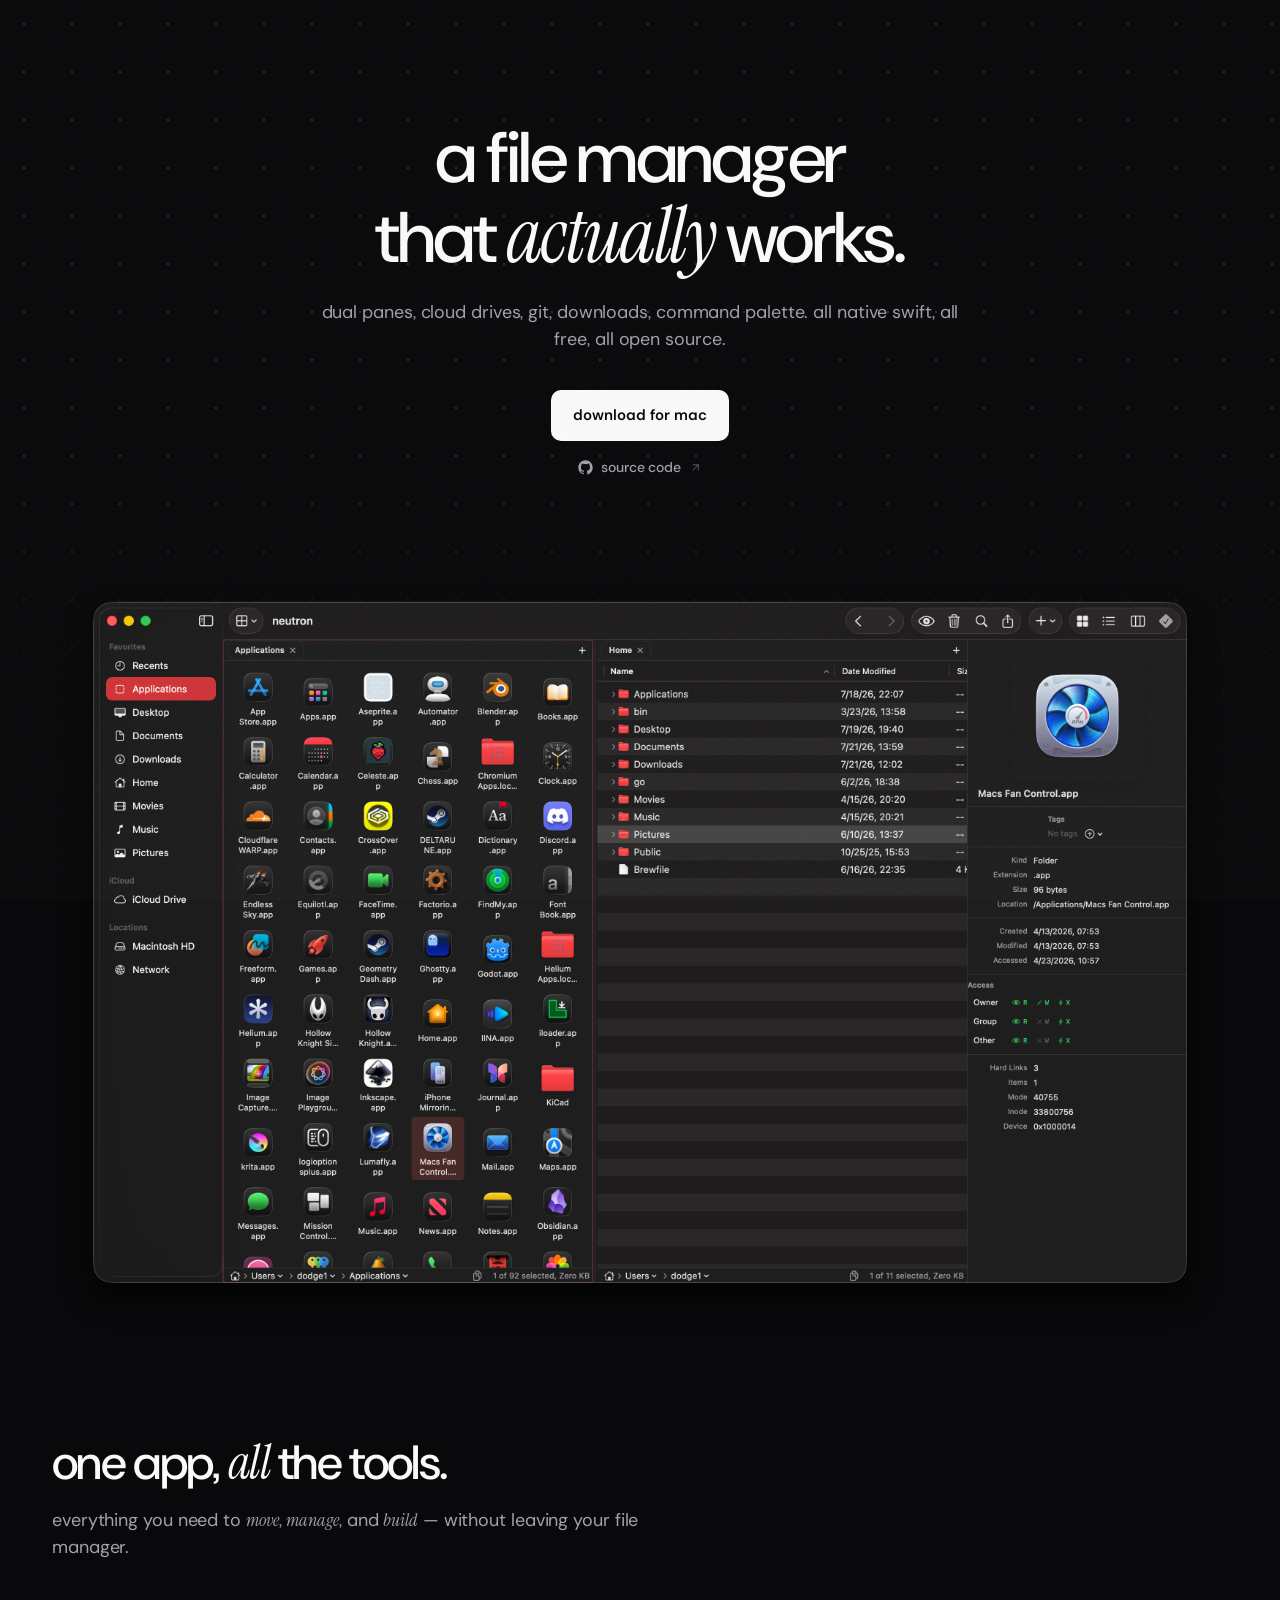
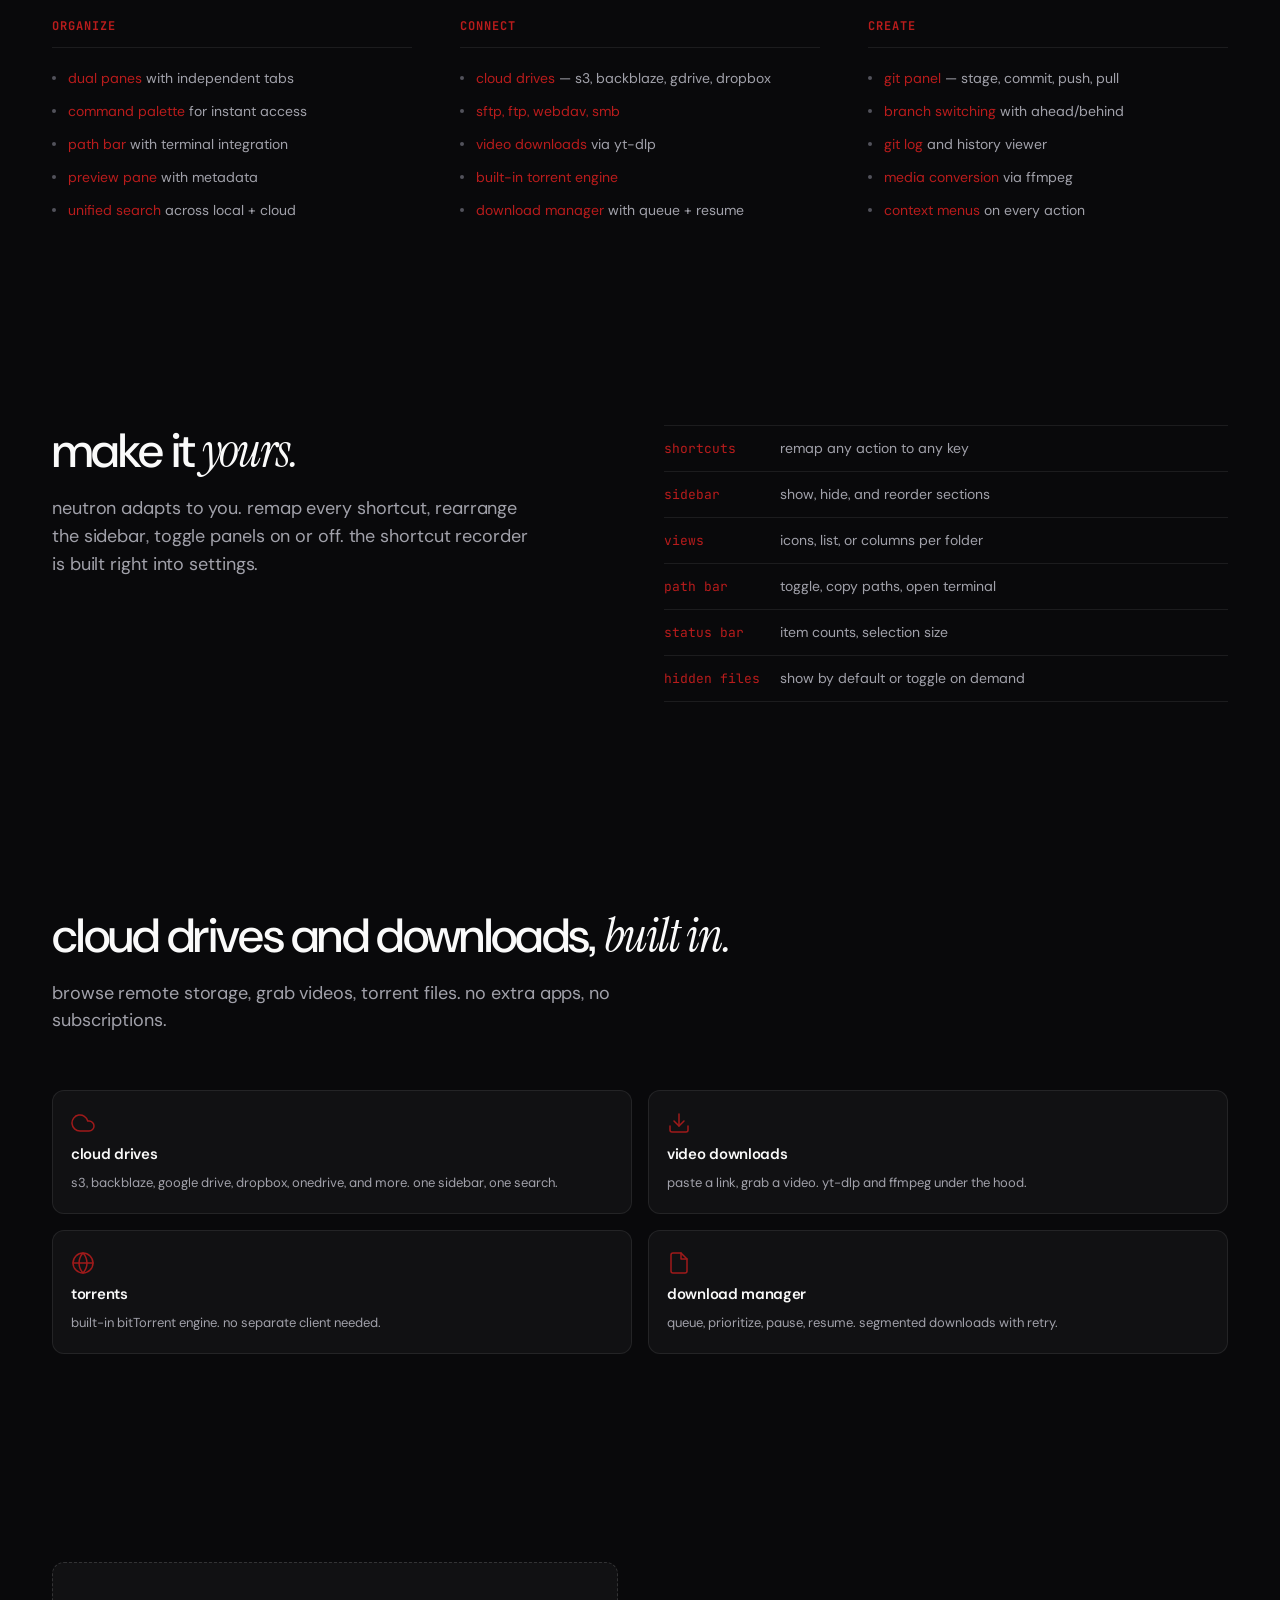
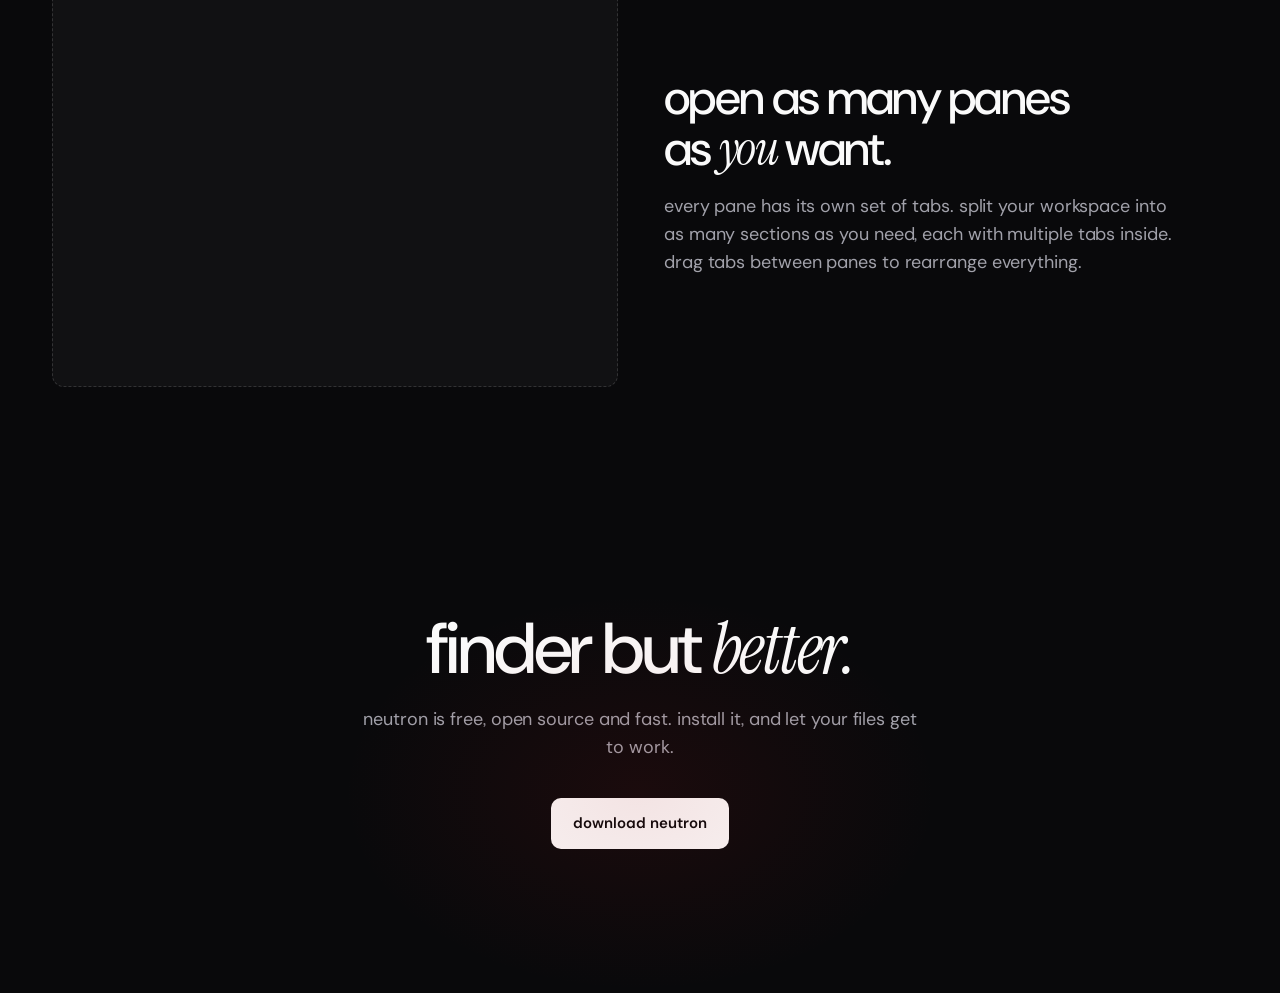
<file: docs/index.html>
<!DOCTYPE html>
<html lang="en">
<head>
  <meta charset="UTF-8" />
  <meta name="viewport" content="width=device-width, initial-scale=1.0" />
  <meta name="description" content="Neutron — the open-source file manager for macOS." />
  <link rel="preconnect" href="https://fonts.googleapis.com" />
  <link rel="preconnect" href="https://fonts.gstatic.com" crossorigin />
  <link
    href="https://fonts.googleapis.com/css2?family=DM+Sans:opsz,wght@9..40,400;9..40,500;9..40,600&family=Instrument+Serif:ital@0;1&family=JetBrains+Mono:wght@400;500&display=swap"
    rel="stylesheet"
  />
  <title>neutron</title>
  <link rel="stylesheet" href="style.css" />
</head>
<body>
  <div class="page">
    <main class="main">
      <section class="hero">
        <div class="container">
          <h1 class="hero-title display">
            a file manager<br />that <em class="serif-accent">actually</em> works.
          </h1>

          <p class="hero-sub">
            dual panes, cloud drives, git, downloads, command palette.
            all native swift, all free, all open source.
          </p>

          <div class="hero-actions">
            <a href="#download" class="btn btn-primary btn-lg">
              download for mac
            </a>
            <a class="hero-source-link" href="https://github.com/neutron-app/neutron" target="_blank" rel="noopener noreferrer">
              <svg class="hero-source-mark" width="15" height="15" viewBox="0 0 24 24" fill="currentColor" aria-hidden="true">
                <path d="M12 .5C5.65.5.5 5.65.5 12a11.5 11.5 0 007.86 10.93c.58.1.79-.25.79-.56v-2c-3.2.69-3.88-1.37-3.88-1.37-.52-1.33-1.27-1.69-1.27-1.69-1.04-.71.08-.7.08-.7 1.15.08 1.76 1.18 1.76 1.18 1.02 1.76 2.68 1.25 3.33.96.1-.75.4-1.25.72-1.54-2.55-.29-5.24-1.27-5.24-5.67 0-1.25.45-2.28 1.18-3.08-.12-.29-.51-1.45.11-3.02 0 0 .96-.31 3.15 1.18a10.96 10.96 0 015.74 0c2.19-1.49 3.15-1.18 3.15-1.18.62 1.57.23 2.73.11 3.02.74.8 1.18 1.83 1.18 3.08 0 4.41-2.7 5.38-5.27 5.66.41.36.78 1.06.78 2.13v3.16c0 .31.21.67.8.56A11.5 11.5 0 0023.5 12C23.5 5.65 18.35.5 12 .5z"/>
              </svg>
              <span>source code</span>
              <svg class="hero-source-arrow" width="13" height="13" viewBox="0 0 24 24" fill="none" stroke="currentColor" stroke-width="1.7" stroke-linecap="round" stroke-linejoin="round" aria-hidden="true"><path d="M7 17L17 7M8 7h9v9"/></svg>
            </a>
          </div>
        </div>
      </section>

      <section class="sec-screenshot">
        <div class="container">
          <div class="screenshot-frame">
            <img src="screenshot.png" alt="neutron file manager" />
          </div>
        </div>
      </section>

      <section class="sec-features">
        <div class="container">
          <div class="section-head">
            <h2>one app, <em class="serif-accent">all</em> the tools.</h2>
            <p>everything you need to <em class="serif-accent">move</em>, <em class="serif-accent">manage</em>, and <em class="serif-accent">build</em> — without leaving your file manager.</p>
          </div>

          <div class="features-columns">
            <div class="features-col">
              <h3 class="features-col-title">organize</h3>
              <ul class="features-list">
                <li><span class="feat-accent">dual panes</span> with independent tabs</li>
                <li><span class="feat-accent">command palette</span> for instant access</li>
                <li><span class="feat-accent">path bar</span> with terminal integration</li>
                <li><span class="feat-accent">preview pane</span> with metadata</li>
                <li><span class="feat-accent">unified search</span> across local + cloud</li>
              </ul>
            </div>

            <div class="features-col">
              <h3 class="features-col-title">connect</h3>
              <ul class="features-list">
                <li><span class="feat-accent">cloud drives</span> — s3, backblaze, gdrive, dropbox</li>
                <li><span class="feat-accent">sftp, ftp, webdav, smb</span></li>
                <li><span class="feat-accent">video downloads</span> via yt-dlp</li>
                <li><span class="feat-accent">built-in torrent engine</span></li>
                <li><span class="feat-accent">download manager</span> with queue + resume</li>
              </ul>
            </div>

            <div class="features-col">
              <h3 class="features-col-title">create</h3>
              <ul class="features-list">
                <li><span class="feat-accent">git panel</span> — stage, commit, push, pull</li>
                <li><span class="feat-accent">branch switching</span> with ahead/behind</li>
                <li><span class="feat-accent">git log</span> and history viewer</li>
                <li><span class="feat-accent">media conversion</span> via ffmpeg</li>
                <li><span class="feat-accent">context menus</span> on every action</li>
              </ul>
            </div>
          </div>
        </div>
      </section>

      <section class="sec-custom">
        <div class="container">
          <div class="custom-layout">
            <div class="custom-main">
              <h2>make it <em class="serif-accent">yours.</em></h2>
              <p>neutron adapts to you. remap every shortcut, rearrange the sidebar, toggle panels on or off. the shortcut recorder is built right into settings.</p>
            </div>
            <div class="custom-list">
              <div class="custom-row">
                <span class="custom-label">shortcuts</span>
                <span class="custom-desc">remap any action to any key</span>
              </div>
              <div class="custom-row">
                <span class="custom-label">sidebar</span>
                <span class="custom-desc">show, hide, and reorder sections</span>
              </div>
              <div class="custom-row">
                <span class="custom-label">views</span>
                <span class="custom-desc">icons, list, or columns per folder</span>
              </div>
              <div class="custom-row">
                <span class="custom-label">path bar</span>
                <span class="custom-desc">toggle, copy paths, open terminal</span>
              </div>
              <div class="custom-row">
                <span class="custom-label">status bar</span>
                <span class="custom-desc">item counts, selection size</span>
              </div>
              <div class="custom-row">
                <span class="custom-label">hidden files</span>
                <span class="custom-desc">show by default or toggle on demand</span>
              </div>
            </div>
          </div>
        </div>
      </section>

      <section class="sec-cloud">
        <div class="container">
          <div class="section-head">
            <h2>cloud drives and downloads, <em class="serif-accent">built in.</em></h2>
            <p>browse remote storage, grab videos, torrent files. no extra apps, no subscriptions.</p>
          </div>

          <div class="cloud-grid">
            <div class="cloud-card tile">
              <div class="cloud-card-icon">
                <svg width="24" height="24" viewBox="0 0 24 24" fill="none" stroke="currentColor" stroke-width="1.5" stroke-linecap="round" stroke-linejoin="round"><path d="M18 10h-1.26A8 8 0 109 20h9a5 5 0 000-10z"/></svg>
              </div>
              <h3>cloud drives</h3>
              <p>s3, backblaze, google drive, dropbox, onedrive, and more. one sidebar, one search.</p>
            </div>
            <div class="cloud-card tile">
              <div class="cloud-card-icon">
                <svg width="24" height="24" viewBox="0 0 24 24" fill="none" stroke="currentColor" stroke-width="1.5" stroke-linecap="round" stroke-linejoin="round"><path d="M21 15v4a2 2 0 01-2 2H5a2 2 0 01-2-2v-4"/><polyline points="7 10 12 15 17 10"/><line x1="12" y1="15" x2="12" y2="3"/></svg>
              </div>
              <h3>video downloads</h3>
              <p>paste a link, grab a video. yt-dlp and ffmpeg under the hood.</p>
            </div>
            <div class="cloud-card tile">
              <div class="cloud-card-icon">
                <svg width="24" height="24" viewBox="0 0 24 24" fill="none" stroke="currentColor" stroke-width="1.5" stroke-linecap="round" stroke-linejoin="round"><circle cx="12" cy="12" r="10"/><line x1="2" y1="12" x2="22" y2="12"/><path d="M12 2a15.3 15.3 0 014 10 15.3 15.3 0 01-4 10 15.3 15.3 0 01-4-10 15.3 15.3 0 014-10z"/></svg>
              </div>
              <h3>torrents</h3>
              <p>built-in bitTorrent engine. no separate client needed.</p>
            </div>
            <div class="cloud-card tile">
              <div class="cloud-card-icon">
                <svg width="24" height="24" viewBox="0 0 24 24" fill="none" stroke="currentColor" stroke-width="1.5" stroke-linecap="round" stroke-linejoin="round"><path d="M14 2H6a2 2 0 00-2 2v16a2 2 0 002 2h12a2 2 0 002-2V8z"/><polyline points="14 2 14 8 20 8"/></svg>
              </div>
              <h3>download manager</h3>
              <p>queue, prioritize, pause, resume. segmented downloads with retry.</p>
            </div>
          </div>
        </div>
      </section>

      <section class="sec-panes">
        <div class="container">
          <div class="panes-layout">
            <div class="panes-visual"></div>
            <div class="panes-text">
              <h2>open as many panes<br />as <em class="serif-accent">you</em> want.</h2>
              <p>every pane has its own set of tabs. split your workspace into as many sections as you need, each with multiple tabs inside. drag tabs between panes to rearrange everything.</p>
            </div>
          </div>
        </div>
      </section>

      <section class="sec-cta" id="download">
        <div class="container cta-inner">
          <h2 class="cta-title display">finder but <em class="serif-accent">better.</em></h2>
          <p class="cta-sub">neutron is free, open source and fast. install it, and let your files get to work.</p>
          <div class="cta-actions">
            <a href="https://github.com/Dodge100/neutron/releases" class="btn btn-primary btn-lg">download neutron</a>
          </div>
        </div>
      </section>

    </main>

  </div>

</body>
</html>
</file>
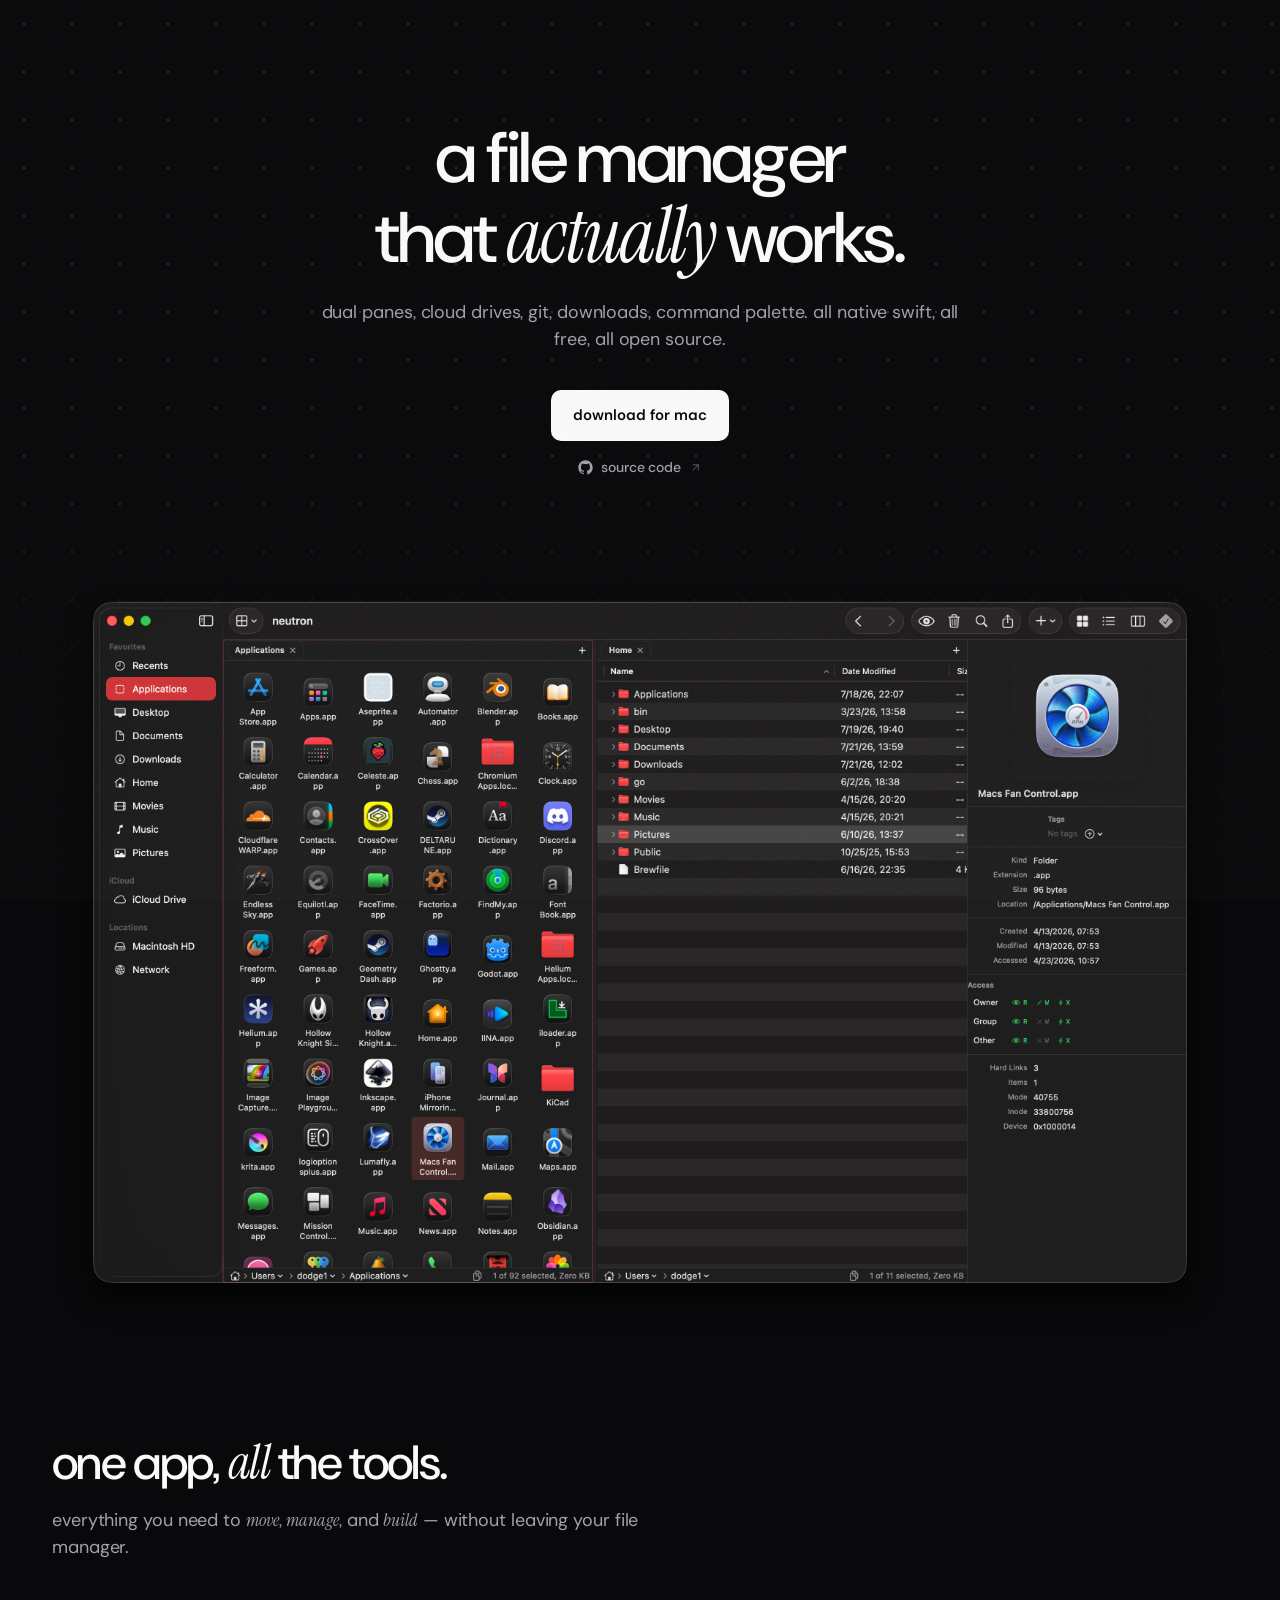
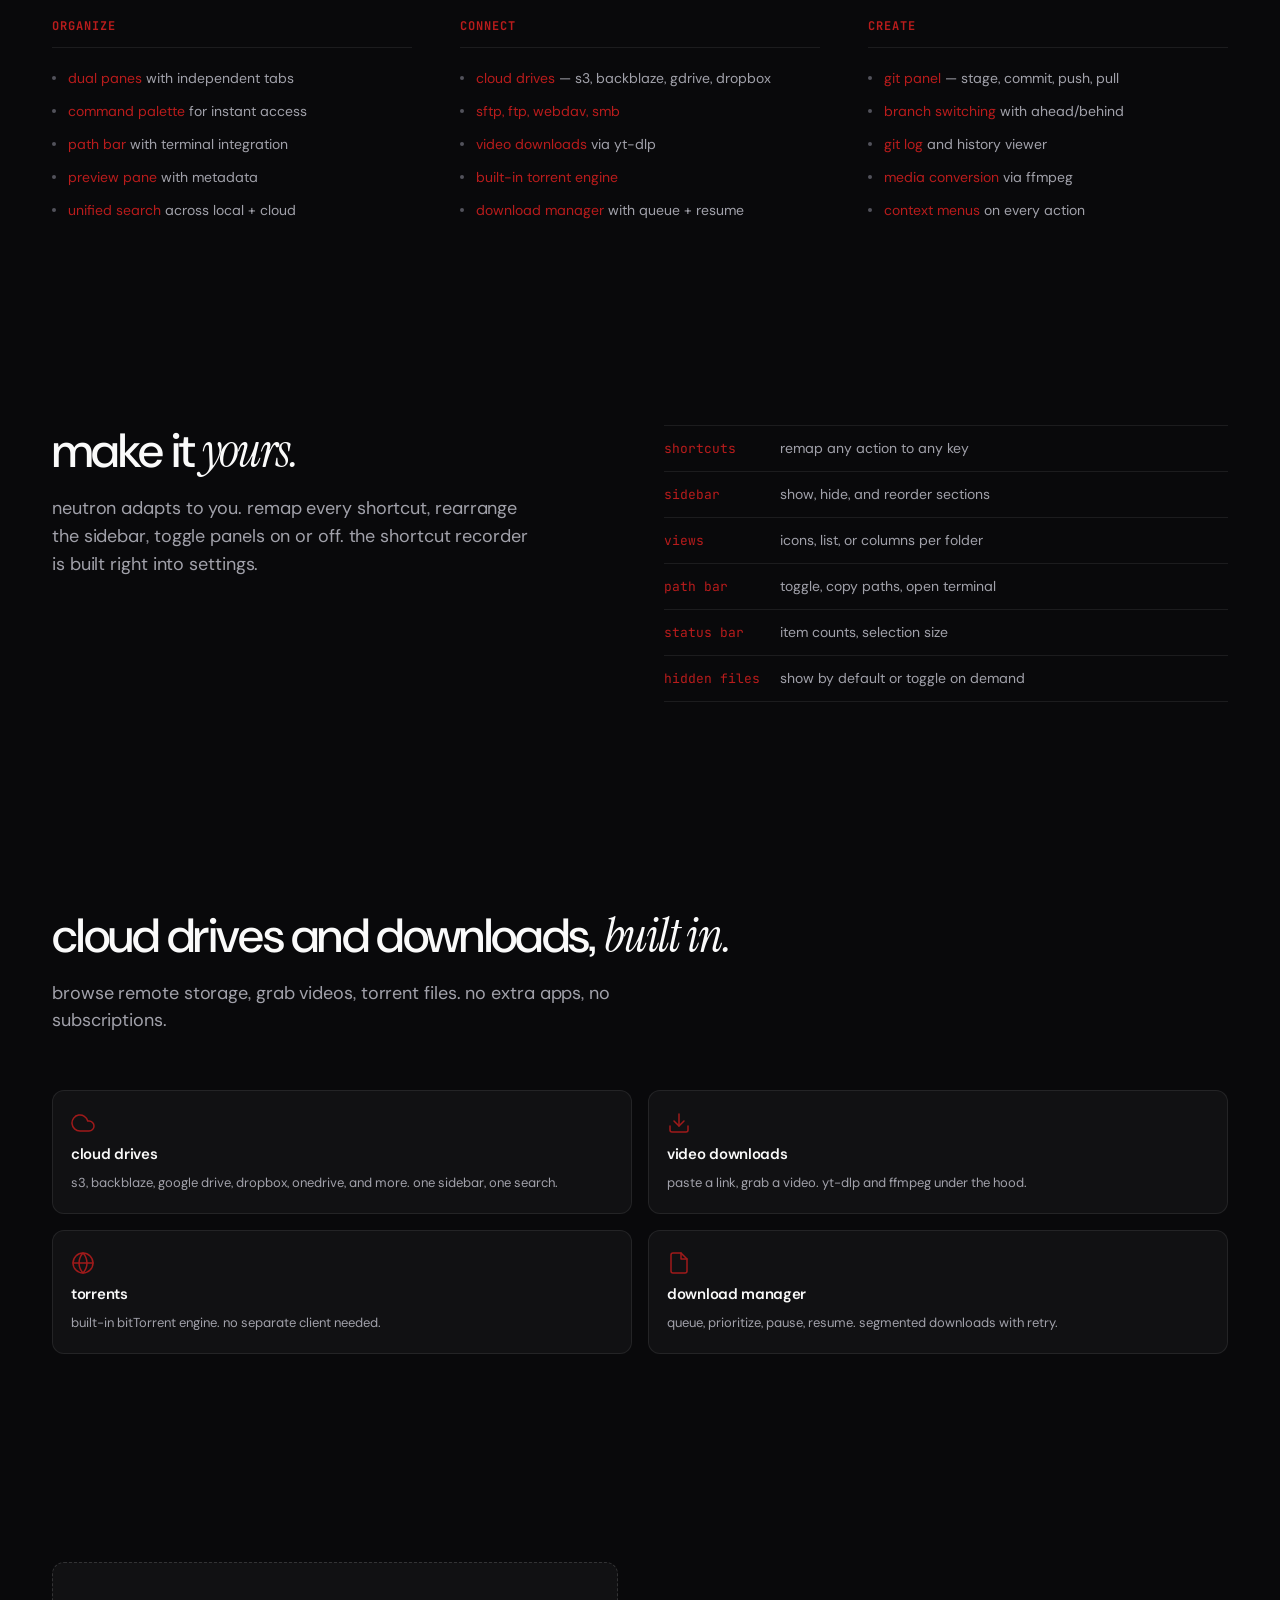
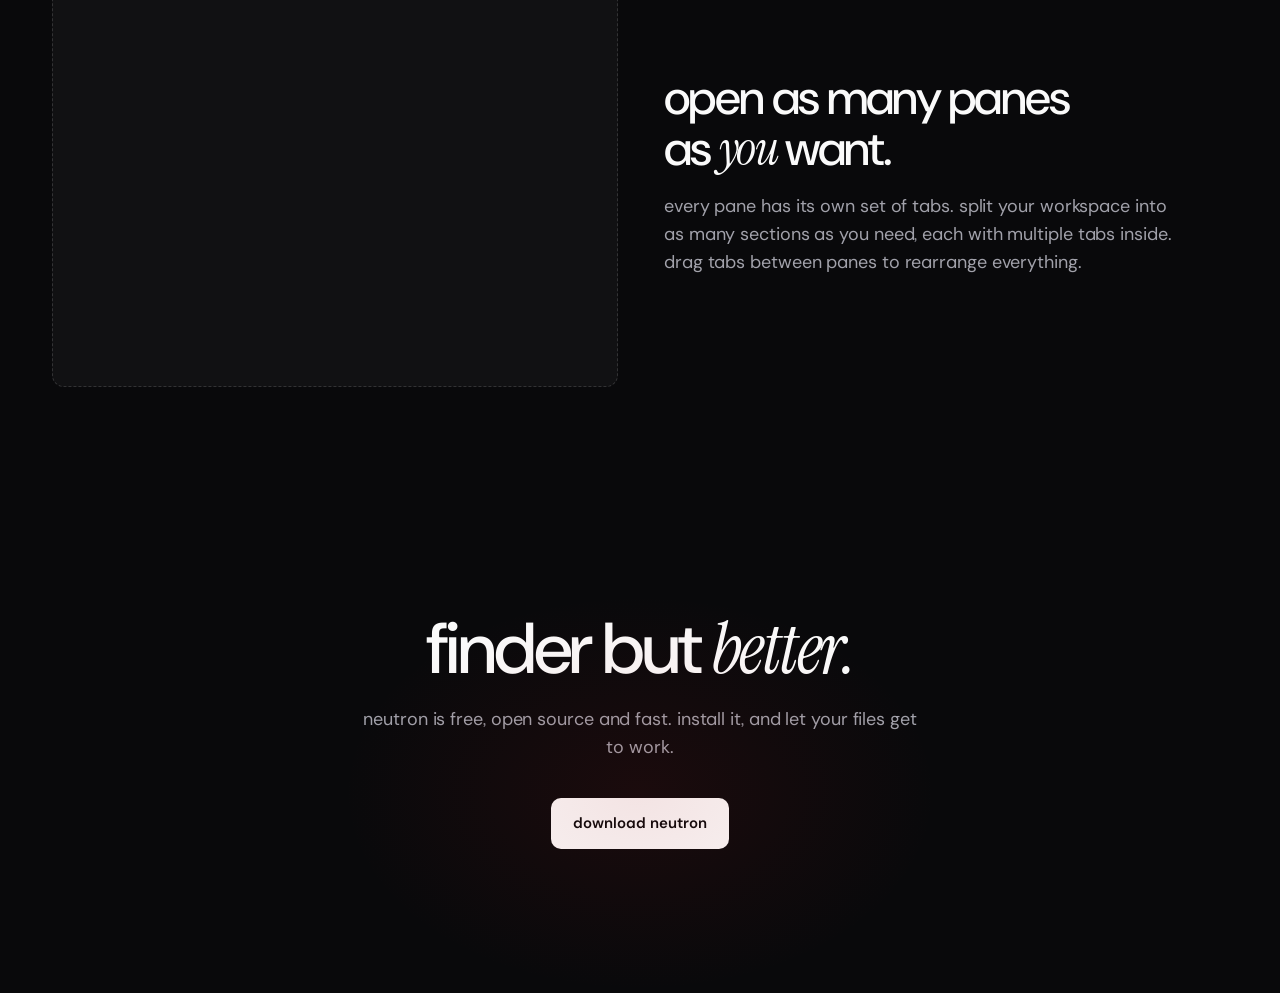
<file: www/index.html>
<!DOCTYPE html>
<html lang="en">
<head>
  <meta charset="UTF-8" />
  <meta name="viewport" content="width=device-width, initial-scale=1.0" />
  <meta name="description" content="Neutron — the open-source file manager for macOS." />
  <link rel="preconnect" href="https://fonts.googleapis.com" />
  <link rel="preconnect" href="https://fonts.gstatic.com" crossorigin />
  <link
    href="https://fonts.googleapis.com/css2?family=DM+Sans:opsz,wght@9..40,400;9..40,500;9..40,600&family=Instrument+Serif:ital@0;1&family=JetBrains+Mono:wght@400;500&display=swap"
    rel="stylesheet"
  />
  <title>neutron</title>
  <link rel="stylesheet" href="style.css" />
</head>
<body>
  <div class="page">
    <main class="main">

      <!-- ── Hero ──────────────────────────────────────────────── -->
      <section class="hero">
        <div class="container">
          <h1 class="hero-title display">
            a file manager<br />that <em class="serif-accent">actually</em> works.
          </h1>

          <p class="hero-sub">
            dual panes, cloud drives, git, downloads, command palette.
            all native swift, all free, all open source.
          </p>

          <div class="hero-actions">
            <a href="#download" class="btn btn-primary btn-lg">
              download for mac
            </a>
            <a class="hero-source-link" href="https://github.com/neutron-app/neutron" target="_blank" rel="noopener noreferrer">
              <svg class="hero-source-mark" width="15" height="15" viewBox="0 0 24 24" fill="currentColor" aria-hidden="true">
                <path d="M12 .5C5.65.5.5 5.65.5 12a11.5 11.5 0 007.86 10.93c.58.1.79-.25.79-.56v-2c-3.2.69-3.88-1.37-3.88-1.37-.52-1.33-1.27-1.69-1.27-1.69-1.04-.71.08-.7.08-.7 1.15.08 1.76 1.18 1.76 1.18 1.02 1.76 2.68 1.25 3.33.96.1-.75.4-1.25.72-1.54-2.55-.29-5.24-1.27-5.24-5.67 0-1.25.45-2.28 1.18-3.08-.12-.29-.51-1.45.11-3.02 0 0 .96-.31 3.15 1.18a10.96 10.96 0 015.74 0c2.19-1.49 3.15-1.18 3.15-1.18.62 1.57.23 2.73.11 3.02.74.8 1.18 1.83 1.18 3.08 0 4.41-2.7 5.38-5.27 5.66.41.36.78 1.06.78 2.13v3.16c0 .31.21.67.8.56A11.5 11.5 0 0023.5 12C23.5 5.65 18.35.5 12 .5z"/>
              </svg>
              <span>source code</span>
              <svg class="hero-source-arrow" width="13" height="13" viewBox="0 0 24 24" fill="none" stroke="currentColor" stroke-width="1.7" stroke-linecap="round" stroke-linejoin="round" aria-hidden="true"><path d="M7 17L17 7M8 7h9v9"/></svg>
            </a>
          </div>
        </div>
      </section>

      <!-- ── Screenshot ────────────────────────────────────────── -->
      <section class="sec-screenshot">
        <div class="container">
          <div class="screenshot-frame">
            <img src="screenshot.png" alt="neutron file manager" />
          </div>
        </div>
      </section>

      <!-- ── Features ──────────────────────────────────────────── -->
      <section class="sec-features">
        <div class="container">
          <div class="section-head">
            <h2>one app, <em class="serif-accent">all</em> the tools.</h2>
            <p>everything you need to <em class="serif-accent">move</em>, <em class="serif-accent">manage</em>, and <em class="serif-accent">build</em> — without leaving your file manager.</p>
          </div>

          <div class="features-columns">
            <div class="features-col">
              <h3 class="features-col-title">organize</h3>
              <ul class="features-list">
                <li><span class="feat-accent">dual panes</span> with independent tabs</li>
                <li><span class="feat-accent">command palette</span> for instant access</li>
                <li><span class="feat-accent">path bar</span> with terminal integration</li>
                <li><span class="feat-accent">preview pane</span> with metadata</li>
                <li><span class="feat-accent">unified search</span> across local + cloud</li>
              </ul>
            </div>

            <div class="features-col">
              <h3 class="features-col-title">connect</h3>
              <ul class="features-list">
                <li><span class="feat-accent">cloud drives</span> — s3, backblaze, gdrive, dropbox</li>
                <li><span class="feat-accent">sftp, ftp, webdav, smb</span></li>
                <li><span class="feat-accent">video downloads</span> via yt-dlp</li>
                <li><span class="feat-accent">built-in torrent engine</span></li>
                <li><span class="feat-accent">download manager</span> with queue + resume</li>
              </ul>
            </div>

            <div class="features-col">
              <h3 class="features-col-title">create</h3>
              <ul class="features-list">
                <li><span class="feat-accent">git panel</span> — stage, commit, push, pull</li>
                <li><span class="feat-accent">branch switching</span> with ahead/behind</li>
                <li><span class="feat-accent">git log</span> and history viewer</li>
                <li><span class="feat-accent">media conversion</span> via ffmpeg</li>
                <li><span class="feat-accent">context menus</span> on every action</li>
              </ul>
            </div>
          </div>
        </div>
      </section>

      <!-- ── Customization ─────────────────────────────────────── -->
      <section class="sec-custom">
        <div class="container">
          <div class="custom-layout">
            <div class="custom-main">
              <h2>make it <em class="serif-accent">yours.</em></h2>
              <p>neutron adapts to you. remap every shortcut, rearrange the sidebar, toggle panels on or off. the shortcut recorder is built right into settings.</p>
            </div>
            <div class="custom-list">
              <div class="custom-row">
                <span class="custom-label">shortcuts</span>
                <span class="custom-desc">remap any action to any key</span>
              </div>
              <div class="custom-row">
                <span class="custom-label">sidebar</span>
                <span class="custom-desc">show, hide, and reorder sections</span>
              </div>
              <div class="custom-row">
                <span class="custom-label">views</span>
                <span class="custom-desc">icons, list, or columns per folder</span>
              </div>
              <div class="custom-row">
                <span class="custom-label">path bar</span>
                <span class="custom-desc">toggle, copy paths, open terminal</span>
              </div>
              <div class="custom-row">
                <span class="custom-label">status bar</span>
                <span class="custom-desc">item counts, selection size</span>
              </div>
              <div class="custom-row">
                <span class="custom-label">hidden files</span>
                <span class="custom-desc">show by default or toggle on demand</span>
              </div>
            </div>
          </div>
        </div>
      </section>

      <!-- ── Cloud + Downloads ─────────────────────────────────── -->
      <section class="sec-cloud">
        <div class="container">
          <div class="section-head">
            <h2>cloud drives and downloads, <em class="serif-accent">built in.</em></h2>
            <p>browse remote storage, grab videos, torrent files. no extra apps, no subscriptions.</p>
          </div>

          <div class="cloud-grid">
            <div class="cloud-card tile">
              <div class="cloud-card-icon">
                <svg width="24" height="24" viewBox="0 0 24 24" fill="none" stroke="currentColor" stroke-width="1.5" stroke-linecap="round" stroke-linejoin="round"><path d="M18 10h-1.26A8 8 0 109 20h9a5 5 0 000-10z"/></svg>
              </div>
              <h3>cloud drives</h3>
              <p>s3, backblaze, google drive, dropbox, onedrive, and more. one sidebar, one search.</p>
            </div>
            <div class="cloud-card tile">
              <div class="cloud-card-icon">
                <svg width="24" height="24" viewBox="0 0 24 24" fill="none" stroke="currentColor" stroke-width="1.5" stroke-linecap="round" stroke-linejoin="round"><path d="M21 15v4a2 2 0 01-2 2H5a2 2 0 01-2-2v-4"/><polyline points="7 10 12 15 17 10"/><line x1="12" y1="15" x2="12" y2="3"/></svg>
              </div>
              <h3>video downloads</h3>
              <p>paste a link, grab a video. yt-dlp and ffmpeg under the hood.</p>
            </div>
            <div class="cloud-card tile">
              <div class="cloud-card-icon">
                <svg width="24" height="24" viewBox="0 0 24 24" fill="none" stroke="currentColor" stroke-width="1.5" stroke-linecap="round" stroke-linejoin="round"><circle cx="12" cy="12" r="10"/><line x1="2" y1="12" x2="22" y2="12"/><path d="M12 2a15.3 15.3 0 014 10 15.3 15.3 0 01-4 10 15.3 15.3 0 01-4-10 15.3 15.3 0 014-10z"/></svg>
              </div>
              <h3>torrents</h3>
              <p>built-in bitTorrent engine. no separate client needed.</p>
            </div>
            <div class="cloud-card tile">
              <div class="cloud-card-icon">
                <svg width="24" height="24" viewBox="0 0 24 24" fill="none" stroke="currentColor" stroke-width="1.5" stroke-linecap="round" stroke-linejoin="round"><path d="M14 2H6a2 2 0 00-2 2v16a2 2 0 002 2h12a2 2 0 002-2V8z"/><polyline points="14 2 14 8 20 8"/></svg>
              </div>
              <h3>download manager</h3>
              <p>queue, prioritize, pause, resume. segmented downloads with retry.</p>
            </div>
          </div>
        </div>
      </section>

      <!-- ── Panes ─────────────────────────────────────────────── -->
      <section class="sec-panes">
        <div class="container">
          <div class="panes-layout">
            <div class="panes-visual"></div>
            <div class="panes-text">
              <h2>open as many panes<br />as <em class="serif-accent">you</em> want.</h2>
              <p>every pane has its own set of tabs. split your workspace into as many sections as you need, each with multiple tabs inside. drag tabs between panes to rearrange everything.</p>
            </div>
          </div>
        </div>
      </section>

      <!-- ── Final CTA ─────────────────────────────────────────── -->
      <section class="sec-cta" id="download">
        <div class="container cta-inner">
          <h2 class="cta-title display">finder but <em class="serif-accent">better.</em></h2>
          <p class="cta-sub">neutron is free, open source and fast. install it, and let your files get to work.</p>
          <div class="cta-actions">
            <a href="#" class="btn btn-primary btn-lg">download neutron</a>
          </div>
        </div>
      </section>

    </main>

  </div>

</body>
</html>
</file>
<file: docs/style.css>
/* ============================================
   NEUTRON — t3.codes design system (exact copy)
   ============================================ */

:root {
  --bg: #09090b;
  --bg-card: #111113;
  --fg: #fafafa;
  --fg-bright: #ffffff;
  --fg-muted: #a1a1aa;
  --fg-faint: #52525b;
  --border: rgba(255, 255, 255, 0.08);
  --border-strong: rgba(255, 255, 255, 0.14);
  --accent: #b91c1c;
  --accent-dim: rgba(185, 28, 28, 0.1);
  --dot-color: rgba(255, 255, 255, 0.15);
  --noise-opacity: 0.035;
  --font-sans: "DM Sans", -apple-system, BlinkMacSystemFont, system-ui, sans-serif;
  --font-serif: "Instrument Serif", Georgia, serif;
  --font-mono: "JetBrains Mono", ui-monospace, SFMono-Regular, Menlo, Monaco, monospace;
  --radius: 12px;
}

* { box-sizing: border-box; margin: 0; padding: 0; }
html { color-scheme: dark; scroll-behavior: smooth; }

body {
  background: var(--bg);
  color: var(--fg);
  font-family: var(--font-sans);
  font-feature-settings: "ss01", "ss02";
  -webkit-font-smoothing: antialiased;
  -moz-osx-font-smoothing: grayscale;
  min-height: 100vh;
  overflow-x: hidden;
  line-height: 1.5;
}

body::after {
  content: "";
  position: fixed;
  inset: 0;
  pointer-events: none;
  opacity: var(--noise-opacity);
  background-image: url("data:image/svg+xml,%3Csvg viewBox='0 0 256 256' xmlns='http://www.w3.org/2000/svg'%3E%3Cfilter id='n'%3E%3CfeTurbulence type='fractalNoise' baseFrequency='0.9' numOctaves='4' stitchTiles='stitch'/%3E%3C/filter%3E%3Crect width='100%25' height='100%25' filter='url(%23n)'/%3E%3C/svg%3E");
  background-repeat: repeat;
  background-size: 256px 256px;
  z-index: 9999;
}

a { color: inherit; text-decoration: none; }

*::selection {
  background: var(--accent);
  color: var(--bg);
}

button { font-family: inherit; cursor: pointer; border: 0; background: none; color: inherit; }
img, svg { display: block; max-width: 100%; }

/* --- Page layout --- */
.page {
  position: relative;
  min-height: 100vh;
  display: flex;
  flex-direction: column;
  overflow-x: clip;
}

/* --- Main --- */
.main {
  flex: 1;
  display: flex;
  flex-direction: column;
}

/* --- Container --- */
.container {
  width: 100%;
  max-width: 1240px;
  margin: 0 auto;
  padding: 0 32px;
}

/* --- Display text --- */
.display {
  font-weight: 500;
  letter-spacing: -0.035em;
  line-height: 1.05;
}

/* --- Serif accent --- */
.serif-accent {
  font-family: var(--font-serif);
  font-style: italic;
}

/* --- Buttons --- */
.btn {
  display: inline-flex;
  align-items: center;
  justify-content: center;
  gap: 8px;
  font-weight: 500;
  font-size: 14px;
  padding: 10px 18px;
  border-radius: 8px;
  transition: transform 0.18s ease, background 0.18s ease, border-color 0.18s ease, color 0.18s ease;
  white-space: nowrap;
}

.btn-primary {
  background: var(--fg);
  color: var(--bg);
  font-weight: 600;
}

.btn-primary:hover {
  transform: translateY(-1px);
  background: var(--fg-bright);
}

.btn-primary:active { transform: translateY(0); }

.btn-lg {
  padding: 14px 22px;
  font-size: 15px;
  border-radius: 10px;
}

/* --- Tile --- */
.tile {
  position: relative;
  border: 1px solid var(--border);
  border-radius: var(--radius);
  background: var(--bg-card);
  overflow: hidden;
  transition: border-color 0.3s ease, transform 0.3s ease, box-shadow 0.3s ease;
}

.tile:hover {
  border-color: var(--border-strong);
}

/* --- Focus --- */
:focus-visible {
  outline: 2px solid var(--accent);
  outline-offset: 2px;
  border-radius: 4px;
}

/* --- Sections --- */
section {
  position: relative;
  padding: 104px 0;
}

.section-head {
  margin-bottom: 56px;
  max-width: 720px;
}

.section-head h2,
.custom-main h2,
.panes-text h2 {
  font-size: clamp(32px, 4vw, 48px);
  font-weight: 500;
  letter-spacing: -0.035em;
  line-height: 1.08;
  margin-bottom: 18px;
}

.section-head p {
  color: var(--fg-muted);
  font-size: 18px;
  max-width: 620px;
  letter-spacing: -0.005em;
}

/* ============================================
   HERO
   ============================================ */
.hero {
  padding: 72px 0 60px;
  position: relative;
  border-top: 0;
  text-align: center;
}

.page::before {
  content: "";
  position: absolute;
  inset: 0;
  pointer-events: none;
  z-index: 0;
  background-image: radial-gradient(circle, var(--dot-color) 1.5px, transparent 1.5px);
  background-size: 48px 48px;
  mask-image: linear-gradient(black 50vh, transparent 100vh);
  -webkit-mask-image: linear-gradient(black 50vh, transparent 100vh);
}

.hero-title {
  font-size: clamp(38px, 5.6vw, 76px);
  margin: 48px auto 22px;
  max-width: 20ch;
  text-wrap: balance;
}

.hero-title .serif-accent {
  font-size: 1.08em;
}

.hero-sub {
  color: var(--fg-muted);
  font-size: clamp(16px, 1.4vw, 19px);
  max-width: 640px;
  margin: 0 auto 36px;
  letter-spacing: -0.005em;
  line-height: 1.55;
}

.hero-actions {
  display: flex;
  flex-direction: column;
  align-items: center;
  gap: 16px;
  margin-bottom: 56px;
}

.hero-source-link {
  display: inline-flex;
  align-items: center;
  gap: 8px;
  color: var(--fg-muted);
  font-size: 14px;
  font-weight: 500;
  letter-spacing: -0.01em;
  transition: color 0.18s ease;
}

.hero-source-link:hover { color: var(--fg); }

.hero-source-mark { flex-shrink: 0; }

.hero-source-arrow {
  flex-shrink: 0;
  opacity: 0.6;
  transition: transform 0.18s ease, opacity 0.18s ease;
}

.hero-source-link:hover .hero-source-arrow {
  transform: translate(2px, -2px);
  opacity: 1;
}

/* ============================================
   FEATURES
   ============================================ */


.sec-features {
  padding: 100px 0;
}

.features-columns {
  display: grid;
  grid-template-columns: repeat(3, 1fr);
  gap: 48px;
}

.features-col-title {
  font-family: var(--font-mono);
  font-size: 12px;
  color: var(--accent);
  letter-spacing: 0.08em;
  text-transform: uppercase;
  margin-bottom: 20px;
  padding-bottom: 12px;
  border-bottom: 1px solid var(--border);
}

.features-list {
  list-style: none;
  display: flex;
  flex-direction: column;
  gap: 12px;
}

.features-list li {
  font-size: 14px;
  color: var(--fg-muted);
  line-height: 1.5;
  padding-left: 16px;
  position: relative;
}

.features-list li::before {
  content: "";
  position: absolute;
  left: 0;
  top: 8px;
  width: 4px;
  height: 4px;
  border-radius: 50%;
  background: var(--fg-faint);
  transition: background 0.2s ease;
}

.features-list li:hover::before {
  background: var(--accent);
}

.features-list li:hover {
  color: var(--fg);
}

.feat-accent {
  color: var(--accent);
}

/* ============================================
   SCREENSHOT
   ============================================ */
.sec-screenshot {
  padding: 0;
  margin-top: -20px;
}

.screenshot-frame img {
  width: 100%;
  height: auto;
}

/* ============================================
   CUSTOMIZATION
   ============================================ */
.custom-layout {
  display: grid;
  grid-template-columns: 1fr 1fr;
  gap: 48px;
  align-items: start;
}

.custom-main p {
  color: var(--fg-muted);
  font-size: 18px;
  max-width: 480px;
  letter-spacing: -0.005em;
  line-height: 1.55;
}

.custom-list {
  display: flex;
  flex-direction: column;
}

.custom-row {
  display: flex;
  align-items: baseline;
  gap: 16px;
  padding: 12px 0;
  border-bottom: 1px solid var(--border);
}

.custom-row:first-child {
  border-top: 1px solid var(--border);
}

.custom-label {
  font-family: var(--font-mono);
  font-size: 13px;
  color: var(--accent);
  min-width: 100px;
  flex-shrink: 0;
}

.custom-desc {
  font-size: 14px;
  color: var(--fg-muted);
}

@media (max-width: 820px) {
  .custom-layout { grid-template-columns: 1fr; gap: 32px; }
}

/* ============================================
   PANES
   ============================================ */
.panes-layout {
  display: grid;
  grid-template-columns: 1fr 1fr;
  gap: 48px;
  align-items: center;
}

.panes-visual {
  position: relative;
}

.panes-visual::before {
  content: "";
  display: block;
  width: 100%;
  aspect-ratio: 4 / 3;
  border: 1px dashed var(--border-strong);
  border-radius: var(--radius);
  background: var(--bg-card);
}

.panes-text p {
  color: var(--fg-muted);
  font-size: 18px;
  max-width: 520px;
  letter-spacing: -0.005em;
  line-height: 1.55;
}

@media (max-width: 820px) {
  .panes-layout { grid-template-columns: 1fr; gap: 28px; }
}

/* ============================================
   CLOUD + DOWNLOADS
   ============================================ */

.cloud-grid {
  display: grid;
  grid-template-columns: repeat(2, 1fr);
  gap: 16px;
}

.cloud-card {
  padding: 20px 18px;
  display: flex;
  flex-direction: column;
  gap: 8px;
  transition: border-color 0.3s ease;
}

.cloud-card-icon {
  color: var(--accent);
  opacity: 0.85;
}

.cloud-card h3 {
  font-size: 15px;
  font-weight: 600;
  letter-spacing: -0.02em;
}

.cloud-card p {
  font-size: 13px;
  color: var(--fg-muted);
  line-height: 1.5;
}

/* ============================================
   FINAL CTA
   ============================================ */
.sec-cta {
  text-align: center;
  padding: 120px 0;
  position: relative;
  overflow: hidden;
}

.sec-cta::before {
  content: "";
  position: absolute;
  bottom: 0;
  left: 50%;
  transform: translateX(-50%);
  width: 600px;
  height: 400px;
  background: radial-gradient(ellipse at center, var(--accent-dim) 0%, transparent 70%);
  pointer-events: none;
}

.cta-title {
  font-size: clamp(40px, 6vw, 72px);
  margin-bottom: 8px;
}

.cta-sub {
  color: var(--fg-muted);
  font-size: 18px;
  max-width: 560px;
  margin: 20px auto 36px;
  line-height: 1.55;
  letter-spacing: -0.005em;
}

.cta-actions {
  display: flex;
  gap: 10px;
  justify-content: center;
  flex-wrap: wrap;
  margin-bottom: 24px;
}

/* ============================================
   RESPONSIVE
   ============================================ */
@media (max-width: 960px) {
  .features-columns { grid-template-columns: 1fr; gap: 40px; }
}

@media (max-width: 820px) {
  section { padding: 64px 0; }
  .sec-cta { padding: 96px 0; }
  .container { padding-left: 20px; padding-right: 20px; }
}

@media (max-width: 480px) {
  .btn { width: 100%; justify-content: center; }
}

@media (max-width: 640px) {
  .cloud-grid { grid-template-columns: 1fr; }
}

@media (prefers-reduced-motion: reduce) {
  * { animation-duration: 0.01ms !important; }
}
</file>
<file: www/style.css>
/* ============================================
   NEUTRON — t3.codes design system (exact copy)
   ============================================ */

:root {
  --bg: #09090b;
  --bg-card: #111113;
  --fg: #fafafa;
  --fg-bright: #ffffff;
  --fg-muted: #a1a1aa;
  --fg-faint: #52525b;
  --border: rgba(255, 255, 255, 0.08);
  --border-strong: rgba(255, 255, 255, 0.14);
  --accent: #b91c1c;
  --accent-dim: rgba(185, 28, 28, 0.1);
  --dot-color: rgba(255, 255, 255, 0.15);
  --noise-opacity: 0.035;
  --font-sans: "DM Sans", -apple-system, BlinkMacSystemFont, system-ui, sans-serif;
  --font-serif: "Instrument Serif", Georgia, serif;
  --font-mono: "JetBrains Mono", ui-monospace, SFMono-Regular, Menlo, Monaco, monospace;
  --radius: 12px;
}

* { box-sizing: border-box; margin: 0; padding: 0; }
html { color-scheme: dark; scroll-behavior: smooth; }

body {
  background: var(--bg);
  color: var(--fg);
  font-family: var(--font-sans);
  font-feature-settings: "ss01", "ss02";
  -webkit-font-smoothing: antialiased;
  -moz-osx-font-smoothing: grayscale;
  min-height: 100vh;
  overflow-x: hidden;
  line-height: 1.5;
}

body::after {
  content: "";
  position: fixed;
  inset: 0;
  pointer-events: none;
  opacity: var(--noise-opacity);
  background-image: url("data:image/svg+xml,%3Csvg viewBox='0 0 256 256' xmlns='http://www.w3.org/2000/svg'%3E%3Cfilter id='n'%3E%3CfeTurbulence type='fractalNoise' baseFrequency='0.9' numOctaves='4' stitchTiles='stitch'/%3E%3C/filter%3E%3Crect width='100%25' height='100%25' filter='url(%23n)'/%3E%3C/svg%3E");
  background-repeat: repeat;
  background-size: 256px 256px;
  z-index: 9999;
}

a { color: inherit; text-decoration: none; }

*::selection {
  background: var(--accent);
  color: var(--bg);
}

button { font-family: inherit; cursor: pointer; border: 0; background: none; color: inherit; }
img, svg { display: block; max-width: 100%; }

/* --- Page layout --- */
.page {
  position: relative;
  min-height: 100vh;
  display: flex;
  flex-direction: column;
  overflow-x: clip;
}

/* --- Main --- */
.main {
  flex: 1;
  display: flex;
  flex-direction: column;
}

/* --- Container --- */
.container {
  width: 100%;
  max-width: 1240px;
  margin: 0 auto;
  padding: 0 32px;
}

/* --- Display text --- */
.display {
  font-weight: 500;
  letter-spacing: -0.035em;
  line-height: 1.05;
}

/* --- Serif accent --- */
.serif-accent {
  font-family: var(--font-serif);
  font-style: italic;
}

/* --- Buttons --- */
.btn {
  display: inline-flex;
  align-items: center;
  justify-content: center;
  gap: 8px;
  font-weight: 500;
  font-size: 14px;
  padding: 10px 18px;
  border-radius: 8px;
  transition: transform 0.18s ease, background 0.18s ease, border-color 0.18s ease, color 0.18s ease;
  white-space: nowrap;
}

.btn-primary {
  background: var(--fg);
  color: var(--bg);
  font-weight: 600;
}

.btn-primary:hover {
  transform: translateY(-1px);
  background: var(--fg-bright);
}

.btn-primary:active { transform: translateY(0); }

.btn-lg {
  padding: 14px 22px;
  font-size: 15px;
  border-radius: 10px;
}

/* --- Tile --- */
.tile {
  position: relative;
  border: 1px solid var(--border);
  border-radius: var(--radius);
  background: var(--bg-card);
  overflow: hidden;
  transition: border-color 0.3s ease, transform 0.3s ease, box-shadow 0.3s ease;
}

.tile:hover {
  border-color: var(--border-strong);
}

/* --- Focus --- */
:focus-visible {
  outline: 2px solid var(--accent);
  outline-offset: 2px;
  border-radius: 4px;
}

/* --- Sections --- */
section {
  position: relative;
  padding: 104px 0;
}

.section-head {
  margin-bottom: 56px;
  max-width: 720px;
}

.section-head h2,
.custom-main h2,
.panes-text h2 {
  font-size: clamp(32px, 4vw, 48px);
  font-weight: 500;
  letter-spacing: -0.035em;
  line-height: 1.08;
  margin-bottom: 18px;
}

.section-head p {
  color: var(--fg-muted);
  font-size: 18px;
  max-width: 620px;
  letter-spacing: -0.005em;
}

/* ============================================
   HERO
   ============================================ */
.hero {
  padding: 72px 0 60px;
  position: relative;
  border-top: 0;
  text-align: center;
}

.page::before {
  content: "";
  position: absolute;
  inset: 0;
  pointer-events: none;
  z-index: 0;
  background-image: radial-gradient(circle, var(--dot-color) 1.5px, transparent 1.5px);
  background-size: 48px 48px;
  mask-image: linear-gradient(black 50vh, transparent 100vh);
  -webkit-mask-image: linear-gradient(black 50vh, transparent 100vh);
}

.hero-title {
  font-size: clamp(38px, 5.6vw, 76px);
  margin: 48px auto 22px;
  max-width: 20ch;
  text-wrap: balance;
}

.hero-title .serif-accent {
  font-size: 1.08em;
}

.hero-sub {
  color: var(--fg-muted);
  font-size: clamp(16px, 1.4vw, 19px);
  max-width: 640px;
  margin: 0 auto 36px;
  letter-spacing: -0.005em;
  line-height: 1.55;
}

.hero-actions {
  display: flex;
  flex-direction: column;
  align-items: center;
  gap: 16px;
  margin-bottom: 56px;
}

.hero-source-link {
  display: inline-flex;
  align-items: center;
  gap: 8px;
  color: var(--fg-muted);
  font-size: 14px;
  font-weight: 500;
  letter-spacing: -0.01em;
  transition: color 0.18s ease;
}

.hero-source-link:hover { color: var(--fg); }

.hero-source-mark { flex-shrink: 0; }

.hero-source-arrow {
  flex-shrink: 0;
  opacity: 0.6;
  transition: transform 0.18s ease, opacity 0.18s ease;
}

.hero-source-link:hover .hero-source-arrow {
  transform: translate(2px, -2px);
  opacity: 1;
}

/* ============================================
   FEATURES
   ============================================ */


.sec-features {
  padding: 100px 0;
}

.features-columns {
  display: grid;
  grid-template-columns: repeat(3, 1fr);
  gap: 48px;
}

.features-col-title {
  font-family: var(--font-mono);
  font-size: 12px;
  color: var(--accent);
  letter-spacing: 0.08em;
  text-transform: uppercase;
  margin-bottom: 20px;
  padding-bottom: 12px;
  border-bottom: 1px solid var(--border);
}

.features-list {
  list-style: none;
  display: flex;
  flex-direction: column;
  gap: 12px;
}

.features-list li {
  font-size: 14px;
  color: var(--fg-muted);
  line-height: 1.5;
  padding-left: 16px;
  position: relative;
}

.features-list li::before {
  content: "";
  position: absolute;
  left: 0;
  top: 8px;
  width: 4px;
  height: 4px;
  border-radius: 50%;
  background: var(--fg-faint);
  transition: background 0.2s ease;
}

.features-list li:hover::before {
  background: var(--accent);
}

.features-list li:hover {
  color: var(--fg);
}

.feat-accent {
  color: var(--accent);
}

/* ============================================
   SCREENSHOT
   ============================================ */
.sec-screenshot {
  padding: 0;
  margin-top: -20px;
}

.screenshot-frame img {
  width: 100%;
  height: auto;
}

/* ============================================
   CUSTOMIZATION
   ============================================ */
.custom-layout {
  display: grid;
  grid-template-columns: 1fr 1fr;
  gap: 48px;
  align-items: start;
}

.custom-main p {
  color: var(--fg-muted);
  font-size: 18px;
  max-width: 480px;
  letter-spacing: -0.005em;
  line-height: 1.55;
}

.custom-list {
  display: flex;
  flex-direction: column;
}

.custom-row {
  display: flex;
  align-items: baseline;
  gap: 16px;
  padding: 12px 0;
  border-bottom: 1px solid var(--border);
}

.custom-row:first-child {
  border-top: 1px solid var(--border);
}

.custom-label {
  font-family: var(--font-mono);
  font-size: 13px;
  color: var(--accent);
  min-width: 100px;
  flex-shrink: 0;
}

.custom-desc {
  font-size: 14px;
  color: var(--fg-muted);
}

@media (max-width: 820px) {
  .custom-layout { grid-template-columns: 1fr; gap: 32px; }
}

/* ============================================
   PANES
   ============================================ */
.panes-layout {
  display: grid;
  grid-template-columns: 1fr 1fr;
  gap: 48px;
  align-items: center;
}

.panes-visual {
  position: relative;
}

.panes-visual::before {
  content: "";
  display: block;
  width: 100%;
  aspect-ratio: 4 / 3;
  border: 1px dashed var(--border-strong);
  border-radius: var(--radius);
  background: var(--bg-card);
}

.panes-text p {
  color: var(--fg-muted);
  font-size: 18px;
  max-width: 520px;
  letter-spacing: -0.005em;
  line-height: 1.55;
}

@media (max-width: 820px) {
  .panes-layout { grid-template-columns: 1fr; gap: 28px; }
}

/* ============================================
   CLOUD + DOWNLOADS
   ============================================ */

.cloud-grid {
  display: grid;
  grid-template-columns: repeat(2, 1fr);
  gap: 16px;
}

.cloud-card {
  padding: 20px 18px;
  display: flex;
  flex-direction: column;
  gap: 8px;
  transition: border-color 0.3s ease;
}

.cloud-card-icon {
  color: var(--accent);
  opacity: 0.85;
}

.cloud-card h3 {
  font-size: 15px;
  font-weight: 600;
  letter-spacing: -0.02em;
}

.cloud-card p {
  font-size: 13px;
  color: var(--fg-muted);
  line-height: 1.5;
}

/* ============================================
   FINAL CTA
   ============================================ */
.sec-cta {
  text-align: center;
  padding: 120px 0;
  position: relative;
  overflow: hidden;
}

.sec-cta::before {
  content: "";
  position: absolute;
  bottom: 0;
  left: 50%;
  transform: translateX(-50%);
  width: 600px;
  height: 400px;
  background: radial-gradient(ellipse at center, var(--accent-dim) 0%, transparent 70%);
  pointer-events: none;
}

.cta-title {
  font-size: clamp(40px, 6vw, 72px);
  margin-bottom: 8px;
}

.cta-sub {
  color: var(--fg-muted);
  font-size: 18px;
  max-width: 560px;
  margin: 20px auto 36px;
  line-height: 1.55;
  letter-spacing: -0.005em;
}

.cta-actions {
  display: flex;
  gap: 10px;
  justify-content: center;
  flex-wrap: wrap;
  margin-bottom: 24px;
}

/* ============================================
   RESPONSIVE
   ============================================ */
@media (max-width: 960px) {
  .features-columns { grid-template-columns: 1fr; gap: 40px; }
}

@media (max-width: 820px) {
  section { padding: 64px 0; }
  .sec-cta { padding: 96px 0; }
  .container { padding-left: 20px; padding-right: 20px; }
}

@media (max-width: 480px) {
  .btn { width: 100%; justify-content: center; }
}

@media (max-width: 640px) {
  .cloud-grid { grid-template-columns: 1fr; }
}

@media (prefers-reduced-motion: reduce) {
  * { animation-duration: 0.01ms !important; }
}
</file>
